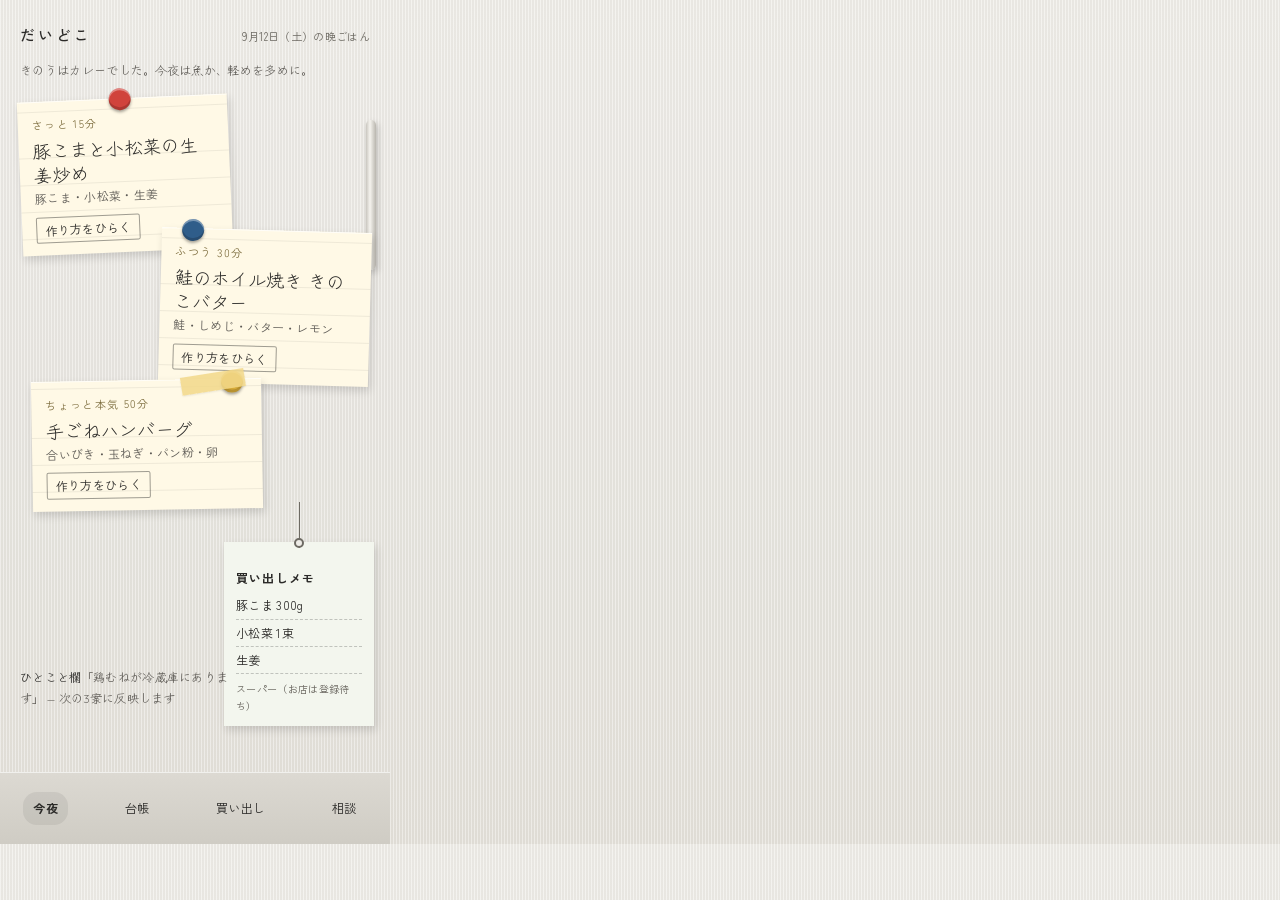
<file: design/a-fridge.html>
<!doctype html><html lang="ja"><head><meta charset="utf-8"><meta name="viewport" content="width=device-width,initial-scale=1">
<title>だいどこ — A 冷蔵庫のドア</title>
<link href="https://fonts.googleapis.com/css2?family=Zen+Kurenaido&family=Zen+Kaku+Gothic+New:wght@400;500;700&display=swap" rel="stylesheet">
<style>
:root{--steel:#eeece7;--steel2:#e3e0d9;--memo:#fff9e6;--memo2:#f3f6ee;--ink:#2b2a28;--mag-r:#d0433c;--mag-b:#2f5d8a;--mag-y:#e0b23a;--tape:rgba(242,217,138,.85)}
*{box-sizing:border-box}html,body{margin:0}
body{width:390px;min-height:844px;font-family:"Zen Kaku Gothic New","Hiragino Kaku Gothic ProN",Meiryo,sans-serif;color:var(--ink);letter-spacing:.02em;line-height:1.7;
 background:
  repeating-linear-gradient(90deg,rgba(255,255,255,.35) 0 1px,rgba(0,0,0,.02) 1px 3px),
  linear-gradient(180deg,var(--steel),var(--steel2));position:relative;overflow:hidden}
.hand{font-family:"Zen Kurenaido","Zen Kaku Gothic New",sans-serif}
header{padding:22px 20px 6px;display:flex;align-items:baseline;justify-content:space-between}
header h1{font-size:15px;font-weight:500;margin:0;letter-spacing:.2em}
header small{font-size:11px;color:#6d6a63}
.note{margin:6px 20px 0;font-size:12px;color:#5c5954}
.board{position:relative;height:640px}
.memo{position:absolute;background:var(--memo);width:210px;padding:14px 14px 12px;box-shadow:0 1px 0 rgba(255,255,255,.7) inset,2px 4px 8px rgba(0,0,0,.14);
 background-image:repeating-linear-gradient(180deg,transparent 0 26px,rgba(43,42,40,.08) 26px 27px);background-position:0 30px}
.memo h2{font-size:18px;margin:0 0 2px;font-weight:400;line-height:1.35}
.memo .t{font-size:11px;letter-spacing:.12em;color:#7a6a3a;margin-bottom:4px}
.memo .ing{font-size:12px;color:#5c5954}
.memo .go{margin-top:8px;font-size:12px;border:1px solid rgba(43,42,40,.45);border-radius:2px;padding:2px 8px;display:inline-block}
.mag{position:absolute;width:22px;height:22px;border-radius:50%;box-shadow:0 2px 3px rgba(0,0,0,.35),inset 0 -3px 0 rgba(0,0,0,.18),inset 0 2px 0 rgba(255,255,255,.35)}
.m1{left:20px;top:18px;transform:rotate(-2.5deg)}.m1 .mag{background:var(--mag-r);left:92px;top:-10px}
.m2{left:160px;top:150px;transform:rotate(1.6deg)}.m2 .mag{background:var(--mag-b);left:20px;top:-9px}
.m3{left:32px;top:300px;transform:rotate(-1deg);width:230px}.m3 .mag{background:var(--mag-y);left:190px;top:-8px}
.tape{position:absolute;width:64px;height:18px;background:var(--tape);transform:rotate(-8deg);left:150px;top:-6px;box-shadow:0 1px 2px rgba(0,0,0,.08)}
.pad{position:absolute;right:16px;top:462px;width:150px;background:var(--memo2);padding:26px 12px 12px;box-shadow:2px 4px 8px rgba(0,0,0,.14);font-size:12px}
.pad:before{content:"";position:absolute;left:50%;top:-40px;width:1px;height:46px;background:#6d6a63}
.pad .ring{position:absolute;left:50%;top:-4px;width:10px;height:10px;border:2px solid #6d6a63;border-radius:50%;transform:translateX(-50%);background:var(--steel)}
.pad h3{margin:0 0 4px;font-size:12px;font-weight:700;letter-spacing:.1em}
.pad li{list-style:none;padding:3px 0;border-bottom:1px dashed rgba(43,42,40,.25)}
.pad ul{margin:0;padding:0}.pad .shop{font-size:10px;color:#6d6a63;margin-top:6px}
.say{position:absolute;left:20px;bottom:0;width:230px;font-size:12px;color:#5c5954}
.say b{font-weight:500;color:var(--ink)}
nav{position:absolute;left:0;right:0;bottom:0;height:72px;background:linear-gradient(180deg,#dcd9d2,#cfccc4);border-top:1px solid rgba(255,255,255,.7);display:flex;align-items:center;justify-content:space-around;font-size:12px}
nav span{padding:6px 10px;border-radius:14px}nav .on{background:rgba(43,42,40,.08);font-weight:700}
.handle{position:absolute;right:14px;top:120px;width:10px;height:150px;border-radius:5px;background:linear-gradient(90deg,#c9c6bf,#f5f3ee 40%,#b9b6ae);box-shadow:2px 3px 6px rgba(0,0,0,.18)}
.sample{position:absolute;left:20px;top:820px;font-size:9px;color:#8c8880}
</style></head><body>
<header><h1>だいどこ</h1><small>9月12日（土）の晩ごはん</small></header>
<p class="note hand">きのうはカレーでした。今夜は魚か、軽めを多めに。</p>
<div class="handle"></div>
<section class="board">
 <div class="memo m1"><span class="mag"></span><div class="t">さっと 15分</div><h2 class="hand">豚こまと小松菜の生姜炒め</h2><div class="ing">豚こま・小松菜・生姜</div><span class="go">作り方をひらく</span></div>
 <div class="memo m2"><span class="mag"></span><div class="t">ふつう 30分</div><h2 class="hand">鮭のホイル焼き きのこバター</h2><div class="ing">鮭・しめじ・バター・レモン</div><span class="go">作り方をひらく</span></div>
 <div class="memo m3"><span class="mag"></span><span class="tape"></span><div class="t">ちょっと本気 50分</div><h2 class="hand">手ごねハンバーグ</h2><div class="ing">合いびき・玉ねぎ・パン粉・卵</div><span class="go">作り方をひらく</span></div>
 <div class="pad"><span class="ring"></span><h3>買い出しメモ</h3><ul><li>豚こま 300g</li><li>小松菜 1束</li><li>生姜</li></ul><div class="shop">スーパー（お店は登録待ち）</div></div>
 <p class="say hand"><b>ひとこと欄</b>「鶏むねが冷蔵庫にあります」 — 次の3案に反映します</p>
</section>
<span class="sample">表示はサンプル（店名・献立は仮）</span>
<nav><span class="on">今夜</span><span>台帳</span><span>買い出し</span><span>相談</span></nav>
</body></html>
</file>
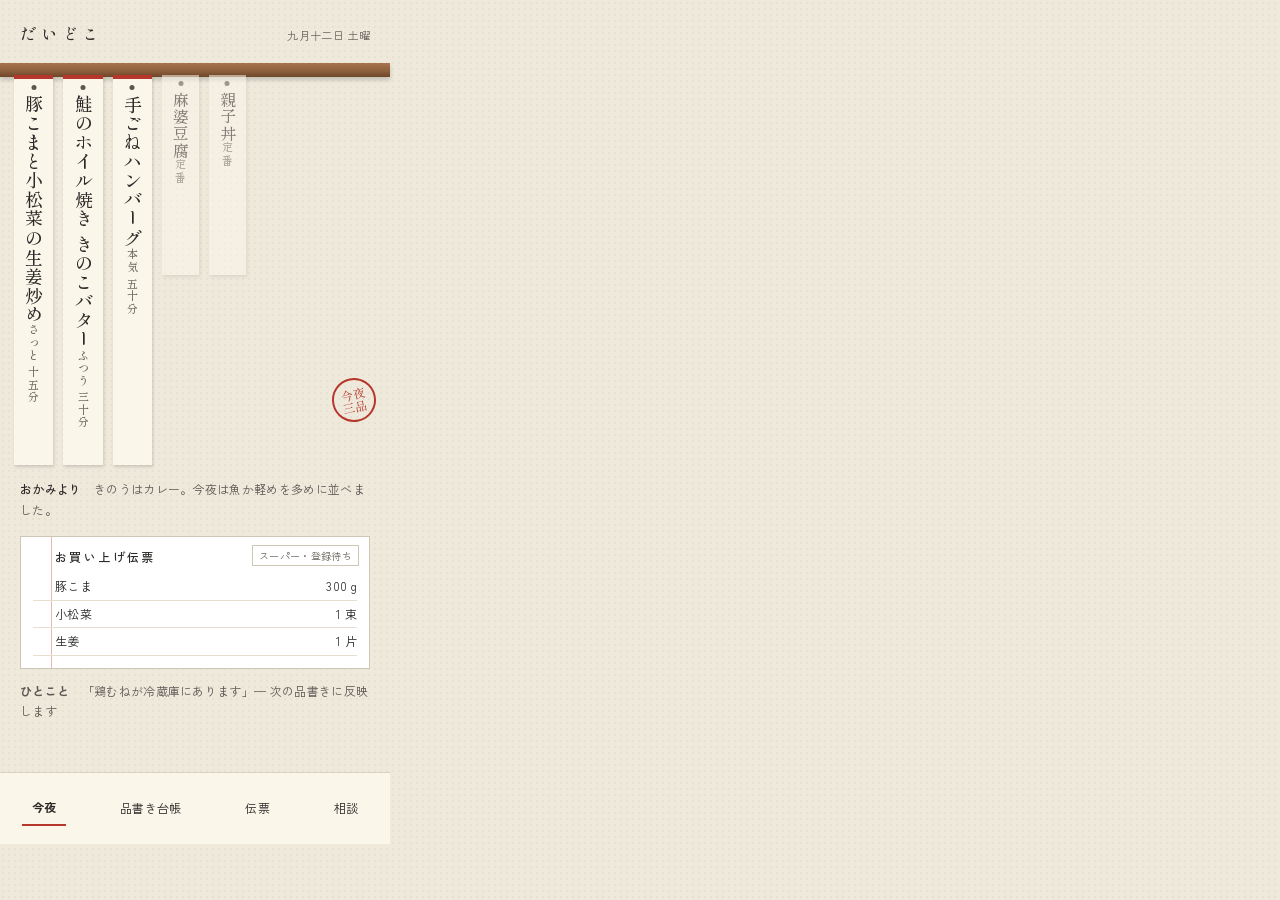
<file: design/b-shokudo.html>
﻿<!doctype html><html lang="ja"><head><meta charset="utf-8"><meta name="viewport" content="width=device-width,initial-scale=1">
<title>だいどこ — B 食堂の品書き</title>
<link href="https://fonts.googleapis.com/css2?family=Shippori+Mincho:wght@500;700&family=Zen+Kaku+Gothic+New:wght@400;500;700&display=swap" rel="stylesheet">
<style>
:root{--wall:#efe9dc;--wood:#8b5e3c;--wood2:#6e4629;--cream:#fbf6ea;--ink:#2b2a28;--shu:#b7362b}
*{box-sizing:border-box}html,body{margin:0}
body{width:390px;min-height:844px;font-family:"Zen Kaku Gothic New","Hiragino Kaku Gothic ProN",Meiryo,sans-serif;color:var(--ink);letter-spacing:.02em;line-height:1.7;background:var(--wall);position:relative;overflow:hidden;
 background-image:radial-gradient(rgba(0,0,0,.035) 1px,transparent 1px);background-size:6px 6px}
.min{font-family:"Shippori Mincho","Hiragino Mincho ProN","Yu Mincho",serif}
header{padding:20px 20px 8px;display:flex;justify-content:space-between;align-items:baseline}
header h1{margin:0;font-size:16px;font-weight:500;letter-spacing:.3em}
header small{font-size:11px;color:#6d6a63}
.rail{margin:8px 0 0;height:14px;background:linear-gradient(180deg,#a8744d,var(--wood) 60%,var(--wood2));box-shadow:0 3px 4px rgba(0,0,0,.18)}
.wallrow{display:flex;gap:10px;padding:0 14px;align-items:flex-start}
.tan{background:var(--cream);writing-mode:vertical-rl;text-orientation:mixed;padding:16px 8px 14px;box-shadow:1px 2px 3px rgba(0,0,0,.15);position:relative;margin-top:-2px;height:390px;font-size:18px;line-height:1.3;letter-spacing:.06em;font-weight:500}
.tan:before{content:"";position:absolute;top:6px;left:50%;width:5px;height:5px;border-radius:50%;background:#5a5650;transform:translateX(-50%)}
.tan small{font-size:11px;letter-spacing:.14em;color:#6d6a63;margin-left:8px}
.tan.tonight{border-top:4px solid var(--shu)}
.tan.dim{opacity:.55;height:200px;font-size:16px}
.seal{position:absolute;right:-6px;bottom:6px;width:34px;height:34px;border:2px solid var(--shu);color:var(--shu);border-radius:50%;font-size:11px;line-height:1.1;display:flex;align-items:center;justify-content:center;transform:rotate(-12deg);writing-mode:horizontal-tb}
.lead{margin:14px 20px 0;font-size:12px;color:#5c5954}
.lead b{font-weight:500;color:var(--ink)}
.slip{margin:16px 20px 0;background:#fff;border:1px solid #cfc7b6;padding:10px 12px 12px;position:relative;font-size:12px;
 background-image:linear-gradient(90deg,transparent 30px,rgba(183,54,43,.35) 30px,rgba(183,54,43,.35) 31px,transparent 31px)}
.slip h3{margin:0 0 6px;font-size:12px;font-weight:500;letter-spacing:.2em;padding-left:22px}
.slip table{border-collapse:collapse;width:100%}
.slip td{padding:3px 0 3px 22px;border-bottom:1px solid #e6dfd0}.slip td.n{text-align:right;padding-left:0;font-variant-numeric:tabular-nums}
.slip .shop{position:absolute;right:10px;top:8px;font-size:10px;color:#6d6a63;border:1px solid #cfc7b6;padding:1px 6px}
.hint{margin:12px 20px 0;font-size:12px;color:#5c5954}
nav{position:absolute;left:0;right:0;bottom:0;height:72px;background:var(--cream);border-top:1px solid #d9d1c1;display:flex;align-items:center;justify-content:space-around;font-size:12px}
nav span{padding:6px 10px}nav .on{border-bottom:2px solid var(--shu);font-weight:700}
.sample{position:absolute;left:20px;top:820px;font-size:9px;color:#8c8880}
</style></head><body>
<header><h1 class="min">だいどこ</h1><small>九月十二日 土曜</small></header>
<div class="rail"></div><div style="position:absolute;right:14px;top:378px;width:44px;height:44px;border:2px solid #b7362b;color:#b7362b;border-radius:50%;font-size:12px;line-height:1.1;display:flex;align-items:center;justify-content:center;transform:rotate(-12deg);font-family:Shippori Mincho,serif">今夜<br>三品</div>
<div class="wallrow">
 <div class="tan min tonight">豚こまと小松菜の生姜炒め<small>さっと 十五分</small></div>
 <div class="tan min tonight">鮭のホイル焼き きのこバター<small>ふつう 三十分</small></div>
 <div class="tan min tonight">手ごねハンバーグ<small>本気 五十分</small></div>
 <div class="tan min dim">麻婆豆腐<small>定番</small></div>
 <div class="tan min dim">親子丼<small>定番</small></div>
</div>
<p class="lead"><b>おかみより</b>　きのうはカレー。今夜は魚か軽めを多めに並べました。</p>
<div class="slip"><span class="shop">スーパー・登録待ち</span><h3>お買い上げ伝票</h3><table><tr><td>豚こま</td><td class="n">300 g</td></tr><tr><td>小松菜</td><td class="n">1 束</td></tr><tr><td>生姜</td><td class="n">1 片</td></tr></table></div>
<p class="hint"><b>ひとこと</b>　「鶏むねが冷蔵庫にあります」— 次の品書きに反映します</p>
<span class="sample">表示はサンプル（店名・献立は仮）</span>
<nav><span class="on">今夜</span><span>品書き台帳</span><span>伝票</span><span>相談</span></nav>
</body></html>
</file>
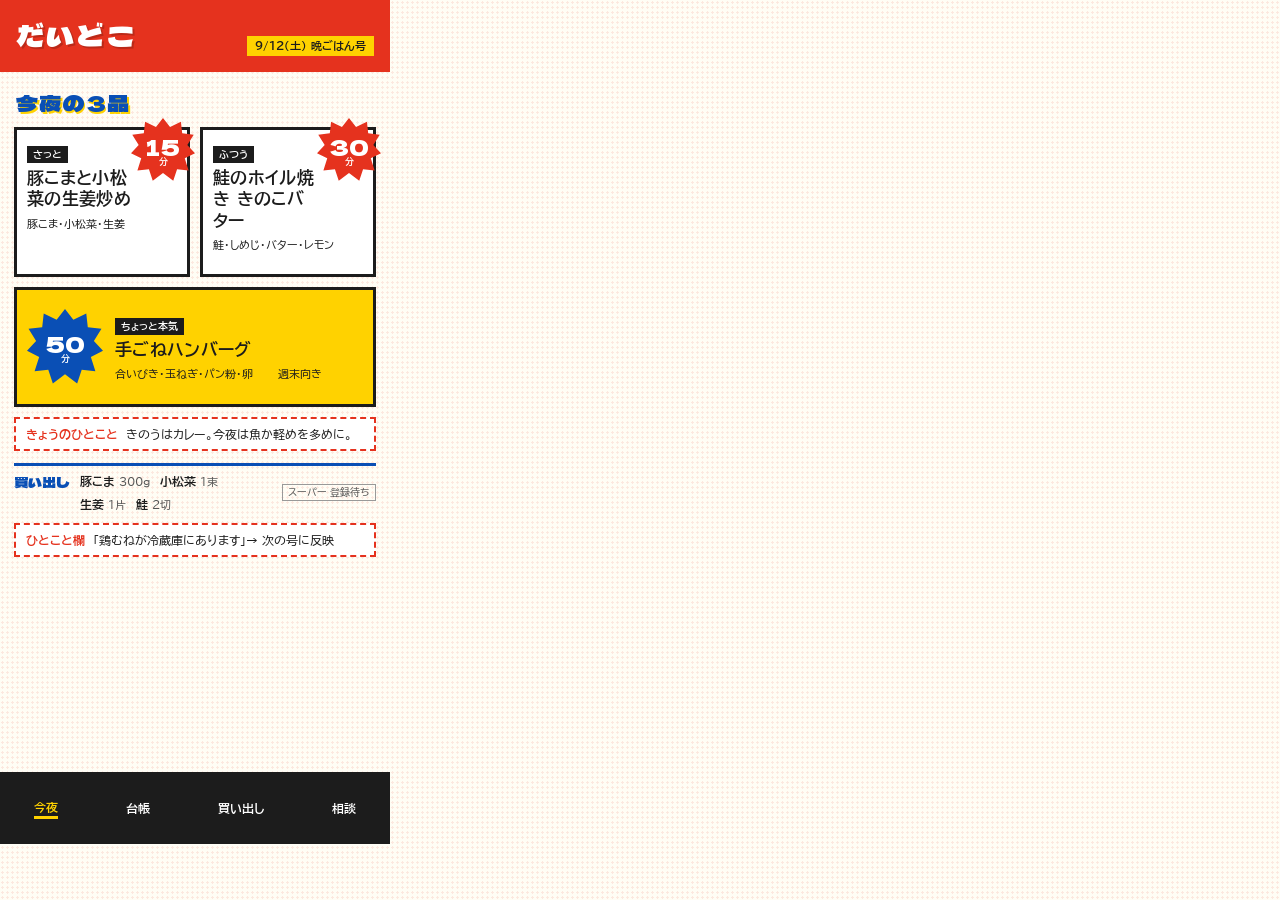
<file: design/c-chirashi.html>
﻿<!doctype html><html lang="ja"><head><meta charset="utf-8"><meta name="viewport" content="width=device-width,initial-scale=1">
<title>だいどこ — C スーパーのチラシ</title>
<link href="https://fonts.googleapis.com/css2?family=Dela+Gothic+One&family=BIZ+UDPGothic:wght@400;700&display=swap" rel="stylesheet">
<style>
:root{--paper:#fffdf5;--red:#e5321e;--yel:#ffd200;--blu:#0a4fb5;--ink:#1c1c1c}
*{box-sizing:border-box}html,body{margin:0}
body{width:390px;min-height:844px;font-family:"BIZ UDPGothic","Hiragino Kaku Gothic ProN",Meiryo,sans-serif;color:var(--ink);line-height:1.5;background:var(--paper);position:relative;overflow:hidden;
 background-image:radial-gradient(rgba(229,50,30,.10) 1.2px,transparent 1.3px);background-size:5px 5px}
.dela{font-family:"Dela Gothic One","BIZ UDPGothic",sans-serif;font-weight:400}
.masthead{background:var(--red);color:#fff;padding:14px 16px 10px;display:flex;justify-content:space-between;align-items:flex-end;position:relative}
.masthead h1{margin:0;font-size:28px;letter-spacing:.08em;text-shadow:2px 2px 0 rgba(0,0,0,.18)}
.masthead .date{font-size:11px;font-weight:700;background:var(--yel);color:var(--ink);padding:2px 8px}
.slant{height:14px;background:linear-gradient(180deg,var(--red) 0,var(--red) 40%,transparent 40%)}
.h2{margin:6px 16px 0;font-size:22px;letter-spacing:.06em;color:var(--blu);text-shadow:1.5px 1.5px 0 var(--yel)}
.grid{display:grid;grid-template-columns:1fr 1fr;gap:10px;padding:8px 14px 0}
.item{border:3px solid var(--ink);background:#fff;padding:10px 10px 10px;position:relative;min-height:150px}
.item.big{grid-column:1/3;display:flex;gap:12px;align-items:center;min-height:120px;background:var(--yel)}
.item h3{margin:0;padding-right:44px;font-size:17px;line-height:1.25;letter-spacing:.02em}
.item .ing{font-size:11px;margin-top:6px}
.burst{position:absolute;right:-8px;top:-12px;width:64px;height:64px;background:var(--red);color:#fff;display:flex;align-items:center;justify-content:center;flex-direction:column;line-height:1;
 clip-path:polygon(50% 0,61% 14%,78% 6%,80% 24%,98% 26%,88% 42%,100% 55%,84% 63%,90% 82%,72% 80%,66% 98%,50% 86%,34% 98%,28% 80%,10% 82%,16% 63%,0 55%,12% 42%,2% 26%,20% 24%,22% 6%,39% 14%)}
.burst b{font-size:22px}.burst small{font-size:9px;font-weight:700}
.item.big h3{padding-right:0}.item.big .burst{position:static;flex:0 0 76px;width:76px;height:76px;background:var(--blu)}
.tag{display:inline-block;background:var(--ink);color:#fff;font-size:10px;font-weight:700;padding:1px 6px;margin-bottom:4px}
.shop{margin:12px 14px 0;border-top:3px solid var(--blu);padding-top:6px;display:flex;gap:10px;align-items:flex-start}
.shop h4{margin:0;font-size:14px;color:var(--blu);white-space:nowrap}
.shop ul{margin:0;padding:0;list-style:none;font-size:12px;display:flex;flex-wrap:wrap;gap:4px 10px}
.shop li{font-weight:700}.shop li span{font-weight:400;color:#555;font-size:11px}
.shop .w{font-size:10px;color:#555;margin-left:auto;white-space:nowrap;border:1px solid #999;padding:0 5px;align-self:center}
.memo{margin:10px 14px 0;font-size:12px;background:#fff;border:2px dashed var(--red);padding:6px 10px}
.memo b{color:var(--red)}
nav{position:absolute;left:0;right:0;bottom:0;height:72px;background:var(--ink);color:#fff;display:flex;align-items:center;justify-content:space-around;font-size:12px;font-weight:700}
nav .on{color:var(--yel);border-bottom:3px solid var(--yel)}
.sample{position:absolute;left:14px;top:822px;font-size:9px;color:#777}
</style></head><body>
<div class="masthead"><h1 class="dela">だいどこ</h1><span class="date">9/12（土） 晩ごはん号</span></div>
<div class="slant"></div>
<h2 class="h2 dela">今夜の3品</h2>
<div class="grid">
 <div class="item"><span class="tag">さっと</span><h3>豚こまと小松菜の生姜炒め</h3><div class="ing">豚こま・小松菜・生姜</div><div class="burst"><b class="dela">15</b><small>分</small></div></div>
 <div class="item"><span class="tag">ふつう</span><h3>鮭のホイル焼き きのこバター</h3><div class="ing">鮭・しめじ・バター・レモン</div><div class="burst"><b class="dela">30</b><small>分</small></div></div>
 <div class="item big"><div class="burst"><b class="dela">50</b><small>分</small></div><div><span class="tag">ちょっと本気</span><h3>手ごねハンバーグ</h3><div class="ing">合いびき・玉ねぎ・パン粉・卵　—　週末向き</div></div></div>
</div>
<div class="memo"><b>きょうのひとこと</b>　きのうはカレー。今夜は魚か軽めを多めに。</div>
<div class="shop"><h4 class="dela">買い出し</h4><ul><li>豚こま <span>300g</span></li><li>小松菜 <span>1束</span></li><li>生姜 <span>1片</span></li><li>鮭 <span>2切</span></li></ul><span class="w">スーパー 登録待ち</span></div>
<div class="memo"><b>ひとこと欄</b>　「鶏むねが冷蔵庫にあります」→ 次の号に反映</div>
<span class="sample">表示はサンプル（店名・献立は仮）</span>
<nav><span class="on">今夜</span><span>台帳</span><span>買い出し</span><span>相談</span></nav>
</body></html>
</file>
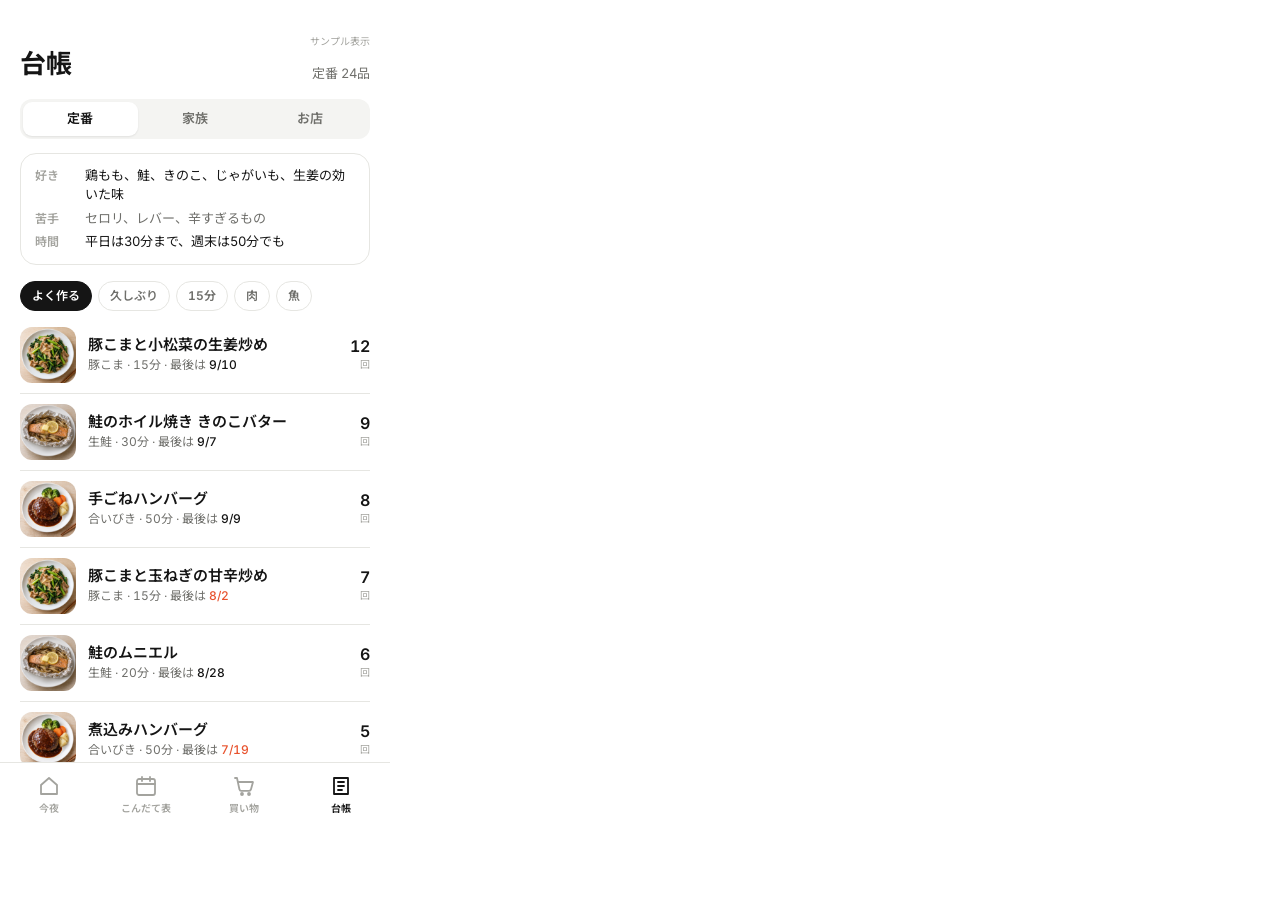
<file: design/d-book.html>
<!doctype html><html lang="ja"><head><meta charset="utf-8"><meta name="viewport" content="width=device-width,initial-scale=1">
<title>だいどこ — 台帳</title>
<link href="https://fonts.googleapis.com/css2?family=Inter:wght@400;500;600;700&family=Noto+Sans+JP:wght@400;500;700&display=swap" rel="stylesheet">
<style>
:root{--bg:#fff;--sur:#f4f4f2;--line:#e6e6e2;--ink:#151515;--sub:#6f6f6b;--mute:#a3a39e;--acc:#e8532e;--acc-soft:#fdeee9}
*{box-sizing:border-box}html,body{margin:0}
body{width:390px;min-height:844px;background:var(--bg);color:var(--ink);font-family:Inter,"Noto Sans JP","Hiragino Sans","Hiragino Kaku Gothic ProN",Meiryo,sans-serif;font-feature-settings:"tnum";line-height:1.5;position:relative;overflow:hidden;-webkit-font-smoothing:antialiased}
.top{padding:44px 20px 0;display:flex;justify-content:space-between;align-items:flex-end}
h1{margin:0;font-size:26px;font-weight:700;letter-spacing:-.01em}
.top .sub{font-size:13px;color:var(--sub)}
.seg{margin:16px 20px 0;display:flex;background:var(--sur);border-radius:12px;padding:3px}
.seg span{flex:1;text-align:center;font-size:13px;font-weight:600;padding:7px 0;border-radius:9px;color:var(--sub)}
.seg .on{background:#fff;color:var(--ink);box-shadow:0 1px 2px rgba(0,0,0,.08)}
.fam{margin:14px 20px 0;border:1px solid var(--line);border-radius:16px;padding:12px 14px}
.fam .r{display:flex;gap:10px;font-size:13px;line-height:1.5}
.fam .r+.r{margin-top:4px}
.fam .k{flex:0 0 40px;color:var(--mute);font-weight:600;font-size:12px;padding-top:1px}
.fam .v{color:var(--ink)}
.fam .v.no{color:var(--sub)}
.sort{display:flex;gap:6px;margin:16px 20px 0}
.sort span{font-size:12px;font-weight:600;padding:5px 11px;border-radius:999px;border:1px solid var(--line);color:var(--sub)}
.sort .on{background:var(--ink);border-color:var(--ink);color:#fff}
.list{margin:6px 20px 0}
.it{display:flex;gap:12px;padding:10px 0;border-bottom:1px solid var(--line);align-items:center}
.it img{flex:0 0 56px;width:56px;height:56px;border-radius:12px;object-fit:cover;background:var(--sur)}
.it .b{flex:1;min-width:0}
.it h4{margin:0;font-size:15px;font-weight:600;line-height:1.3;white-space:nowrap;overflow:hidden;text-overflow:ellipsis}
.it .m{font-size:12px;color:var(--sub);margin-top:2px}
.it .m b{font-weight:500;color:var(--ink)}
.it .cnt{text-align:right;flex:0 0 44px}
.it .cnt .n{font-size:16px;font-weight:600;line-height:1.2}
.it .cnt .l{font-size:10px;color:var(--mute)}
.it.old .m b{color:var(--acc)}
.tab{position:absolute;left:0;right:0;bottom:0;height:82px;padding-bottom:18px;border-top:1px solid var(--line);background:#fff;display:flex;justify-content:space-around;align-items:center}
.tab div{display:flex;flex-direction:column;align-items:center;gap:3px;font-size:10px;font-weight:600;color:var(--mute);width:64px}
.tab div.on{color:var(--ink)}
.tab svg{width:24px;height:24px;stroke:currentColor;fill:none;stroke-width:1.8;stroke-linecap:round;stroke-linejoin:round}
.sample{position:absolute;right:20px;top:34px;font-size:10px;color:var(--mute)}
</style></head><body>
<span class="sample">サンプル表示</span>
<div class="top"><h1>台帳</h1><span class="sub">定番 24品</span></div>
<div class="seg"><span class="on">定番</span><span>家族</span><span>お店</span></div>
<div class="fam">
 <div class="r"><span class="k">好き</span><span class="v">鶏もも、鮭、きのこ、じゃがいも、生姜の効いた味</span></div>
 <div class="r"><span class="k">苦手</span><span class="v no">セロリ、レバー、辛すぎるもの</span></div>
 <div class="r"><span class="k">時間</span><span class="v">平日は30分まで、週末は50分でも</span></div>
</div>
<div class="sort"><span class="on">よく作る</span><span>久しぶり</span><span>15分</span><span>肉</span><span>魚</span></div>
<div class="list">
 <div class="it"><img src="photo-pork.png" alt=""><div class="b"><h4>豚こまと小松菜の生姜炒め</h4><div class="m">豚こま · 15分 · 最後は <b>9/10</b></div></div><div class="cnt"><div class="n">12</div><div class="l">回</div></div></div>
 <div class="it"><img src="photo-salmon.png" alt=""><div class="b"><h4>鮭のホイル焼き きのこバター</h4><div class="m">生鮭 · 30分 · 最後は <b>9/7</b></div></div><div class="cnt"><div class="n">9</div><div class="l">回</div></div></div>
 <div class="it"><img src="photo-hamburg.png" alt=""><div class="b"><h4>手ごねハンバーグ</h4><div class="m">合いびき · 50分 · 最後は <b>9/9</b></div></div><div class="cnt"><div class="n">8</div><div class="l">回</div></div></div>
 <div class="it old"><img src="photo-pork.png" alt=""><div class="b"><h4>豚こまと玉ねぎの甘辛炒め</h4><div class="m">豚こま · 15分 · 最後は <b>8/2</b></div></div><div class="cnt"><div class="n">7</div><div class="l">回</div></div></div>
 <div class="it"><img src="photo-salmon.png" alt=""><div class="b"><h4>鮭のムニエル</h4><div class="m">生鮭 · 20分 · 最後は <b>8/28</b></div></div><div class="cnt"><div class="n">6</div><div class="l">回</div></div></div>
 <div class="it old"><img src="photo-hamburg.png" alt=""><div class="b"><h4>煮込みハンバーグ</h4><div class="m">合いびき · 50分 · 最後は <b>7/19</b></div></div><div class="cnt"><div class="n">5</div><div class="l">回</div></div></div>
</div>
<nav class="tab">
 <div><svg viewBox="0 0 24 24"><path d="M4 11l8-7 8 7v9H4z"/></svg>今夜</div>
 <div><svg viewBox="0 0 24 24"><rect x="3" y="5" width="18" height="16" rx="2"/><path d="M3 10h18M8 3v4M16 3v4"/></svg>こんだて表</div>
 <div><svg viewBox="0 0 24 24"><path d="M3 4h2l2.4 11.2a2 2 0 0 0 2 1.6h7.6a2 2 0 0 0 2-1.5L21 8H6.2"/><circle cx="10" cy="20" r="1"/><circle cx="17" cy="20" r="1"/></svg>買い物</div>
 <div class="on"><svg viewBox="0 0 24 24"><path d="M5 4h14v16H5z"/><path d="M9 8h6M9 12h6M9 16h4"/></svg>台帳</div>
</nav>
</body></html>
</file>
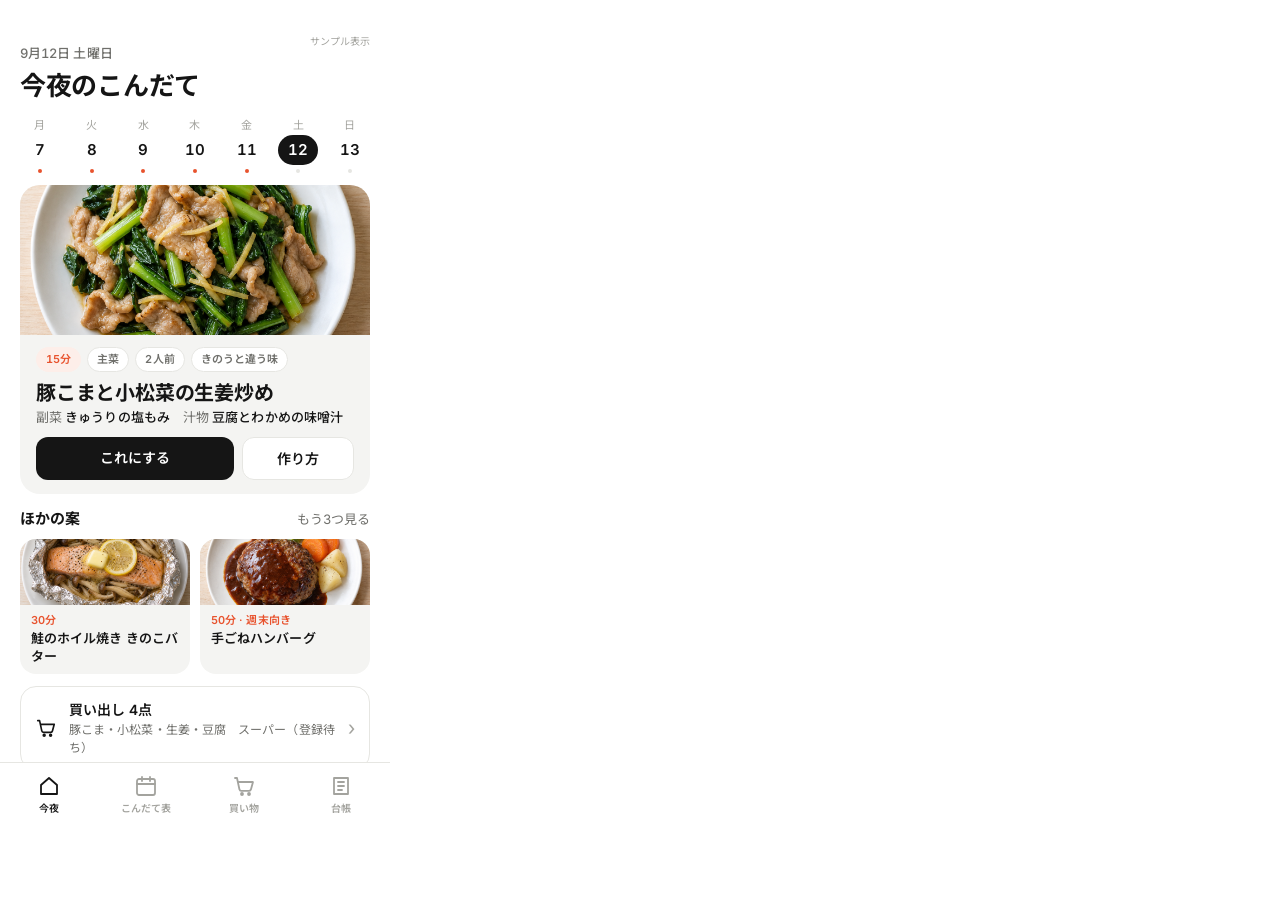
<file: design/d-home.html>
﻿<!doctype html><html lang="ja"><head><meta charset="utf-8"><meta name="viewport" content="width=device-width,initial-scale=1">
<title>だいどこ — 今夜</title>
<link href="https://fonts.googleapis.com/css2?family=Inter:wght@400;500;600;700&family=Noto+Sans+JP:wght@400;500;700&display=swap" rel="stylesheet">
<style>
:root{--bg:#fff;--sur:#f4f4f2;--line:#e6e6e2;--ink:#151515;--sub:#6f6f6b;--mute:#a3a39e;--acc:#e8532e;--acc-soft:#fdeee9}
*{box-sizing:border-box}html,body{margin:0}
body{width:390px;min-height:844px;background:var(--bg);color:var(--ink);font-family:Inter,"Noto Sans JP","Hiragino Sans","Hiragino Kaku Gothic ProN",Meiryo,sans-serif;font-feature-settings:"tnum";letter-spacing:.005em;line-height:1.5;position:relative;overflow:hidden;-webkit-font-smoothing:antialiased}
.top{padding:44px 20px 0}
.date{font-size:13px;color:var(--sub);font-weight:500}
h1{margin:2px 0 0;font-size:26px;font-weight:700;letter-spacing:-.01em}
.week{display:flex;justify-content:space-between;margin:12px 20px 0}
.day{width:40px;text-align:center;font-size:11px;color:var(--mute)}
.day b{display:block;font-size:15px;font-weight:600;color:var(--ink);margin-top:2px;line-height:30px;height:30px;border-radius:15px}
.day i{display:block;width:4px;height:4px;border-radius:2px;background:var(--line);margin:4px auto 0}
.day.on b{background:var(--ink);color:#fff}.day.done i{background:var(--acc)}
.hero{margin:12px 20px 0;border-radius:20px;overflow:hidden;background:var(--sur);position:relative}
.hero img{display:block;width:100%;height:150px;object-fit:cover}
.hero .body{padding:12px 16px 14px}
.chips{display:flex;gap:6px;flex-wrap:wrap}
.chip{font-size:11px;font-weight:600;padding:3px 9px;border-radius:999px;background:#fff;border:1px solid var(--line);color:var(--sub)}
.chip.acc{background:var(--acc-soft);border-color:transparent;color:var(--acc)}
.hero h2{margin:8px 0 2px;font-size:20px;font-weight:700;line-height:1.3;letter-spacing:-.01em}
.hero .set{font-size:13px;color:var(--sub)}
.hero .set b{color:var(--ink);font-weight:500}
.row{display:flex;gap:8px;margin-top:10px}
.btn{flex:1;text-align:center;font-size:14px;font-weight:600;padding:10px 0;border-radius:12px;background:var(--ink);color:#fff}
.btn.ghost{background:#fff;color:var(--ink);border:1px solid var(--line);flex:0 0 112px}
.sec{display:flex;justify-content:space-between;align-items:baseline;margin:14px 20px 8px}
.sec h3{margin:0;font-size:15px;font-weight:700}.sec a{font-size:13px;color:var(--sub)}
.alts{display:flex;gap:10px;padding:0 20px}
.alt{flex:1;border-radius:16px;overflow:hidden;background:var(--sur)}
.alt img{display:block;width:100%;height:66px;object-fit:cover}
.alt .b{padding:7px 11px 9px}
.alt .t{font-size:11px;font-weight:600;color:var(--acc)}
.alt h4{margin:2px 0 0;font-size:13px;font-weight:600;line-height:1.35}
.shop{margin:12px 20px 0;border:1px solid var(--line);border-radius:16px;padding:12px 14px;display:flex;align-items:center;gap:12px}
.shop svg{flex:0 0 22px}
.shop .k{font-size:14px;font-weight:600}.shop .v{font-size:12px;color:var(--sub);margin-top:1px}
.shop .chev{margin-left:auto;color:var(--mute);font-size:20px}
.note{margin:10px 20px 0;display:flex;align-items:center;gap:10px;background:var(--sur);border-radius:999px;padding:11px 16px;font-size:13px;color:var(--mute)}
.note svg{flex:0 0 18px}
.tab{position:absolute;left:0;right:0;bottom:0;height:82px;padding-bottom:18px;border-top:1px solid var(--line);background:#fff;display:flex;justify-content:space-around;align-items:center}
.tab div{display:flex;flex-direction:column;align-items:center;gap:3px;font-size:10px;font-weight:600;color:var(--mute);width:64px}
.tab div.on{color:var(--ink)}
.tab svg{width:24px;height:24px;stroke:currentColor;fill:none;stroke-width:1.8;stroke-linecap:round;stroke-linejoin:round}
.sample{position:absolute;right:20px;top:34px;font-size:10px;color:var(--mute)}
</style></head><body>
<span class="sample">サンプル表示</span>
<div class="top"><div class="date">9月12日 土曜日</div><h1>今夜のこんだて</h1></div>
<div class="week">
 <div class="day done">月<b>7</b><i></i></div><div class="day done">火<b>8</b><i></i></div><div class="day done">水<b>9</b><i></i></div><div class="day done">木<b>10</b><i></i></div><div class="day done">金<b>11</b><i></i></div><div class="day on">土<b>12</b><i></i></div><div class="day">日<b>13</b><i></i></div>
</div>
<div class="hero"><img src="photo-pork.png" alt=""><div class="body">
 <div class="chips"><span class="chip acc">15分</span><span class="chip">主菜</span><span class="chip">2人前</span><span class="chip">きのうと違う味</span></div>
 <h2>豚こまと小松菜の生姜炒め</h2>
 <div class="set">副菜 <b>きゅうりの塩もみ</b>　汁物 <b>豆腐とわかめの味噌汁</b></div>
 <div class="row"><div class="btn">これにする</div><div class="btn ghost">作り方</div></div>
</div></div>
<div class="sec"><h3>ほかの案</h3><a>もう3つ見る</a></div>
<div class="alts">
 <div class="alt"><img src="photo-salmon.png" alt=""><div class="b"><div class="t">30分</div><h4>鮭のホイル焼き きのこバター</h4></div></div>
 <div class="alt"><img src="photo-hamburg.png" alt=""><div class="b"><div class="t">50分 · 週末向き</div><h4>手ごねハンバーグ</h4></div></div>
</div>
<div class="shop"><svg width="22" height="22" viewBox="0 0 24 24" fill="none" stroke="#151515" stroke-width="1.8" stroke-linecap="round" stroke-linejoin="round"><path d="M3 4h2l2.4 11.2a2 2 0 0 0 2 1.6h7.6a2 2 0 0 0 2-1.5L21 8H6.2"/><circle cx="10" cy="20" r="1"/><circle cx="17" cy="20" r="1"/></svg><div><div class="k">買い出し 4点</div><div class="v">豚こま・小松菜・生姜・豆腐　スーパー（登録待ち）</div></div><span class="chev">›</span></div>
<div class="note"><svg width="18" height="18" viewBox="0 0 24 24" fill="none" stroke="#a3a39e" stroke-width="1.8" stroke-linecap="round"><path d="M4 5h16v11H9l-5 4z"/></svg>「鶏むねが余ってる」など、ひとこと残す</div>
<nav class="tab">
 <div class="on"><svg viewBox="0 0 24 24"><path d="M4 11l8-7 8 7v9H4z"/></svg>今夜</div>
 <div><svg viewBox="0 0 24 24"><rect x="3" y="5" width="18" height="16" rx="2"/><path d="M3 10h18M8 3v4M16 3v4"/></svg>こんだて表</div>
 <div><svg viewBox="0 0 24 24"><path d="M3 4h2l2.4 11.2a2 2 0 0 0 2 1.6h7.6a2 2 0 0 0 2-1.5L21 8H6.2"/><circle cx="10" cy="20" r="1"/><circle cx="17" cy="20" r="1"/></svg>買い物</div>
 <div><svg viewBox="0 0 24 24"><path d="M5 4h14v16H5z"/><path d="M9 8h6M9 12h6M9 16h4"/></svg>台帳</div>
</nav>
</body></html>
</file>
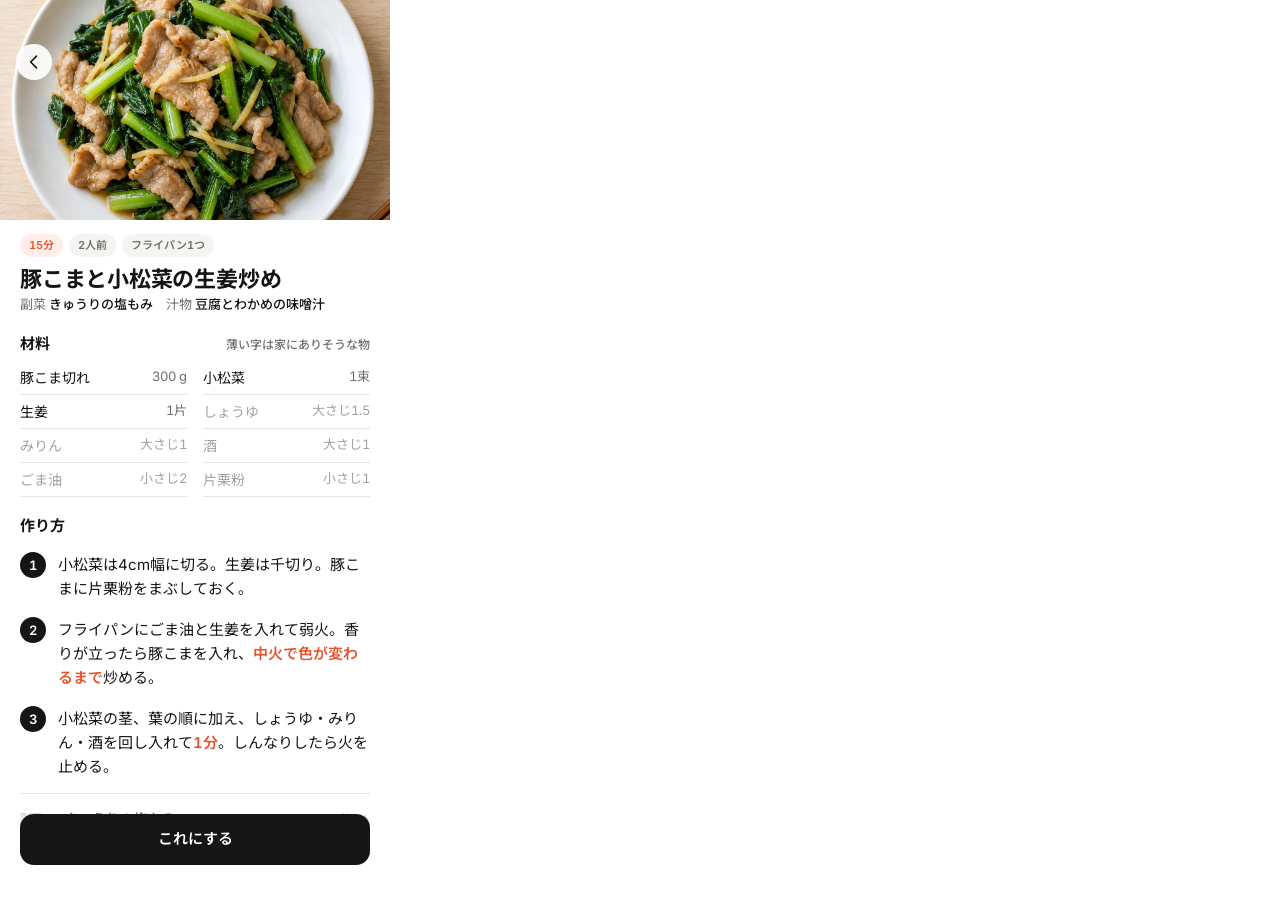
<file: design/d-recipe.html>
<!doctype html><html lang="ja"><head><meta charset="utf-8"><meta name="viewport" content="width=device-width,initial-scale=1">
<title>だいどこ — 作り方</title>
<link href="https://fonts.googleapis.com/css2?family=Inter:wght@400;500;600;700&family=Noto+Sans+JP:wght@400;500;700&display=swap" rel="stylesheet">
<style>
:root{--bg:#fff;--sur:#f4f4f2;--line:#e6e6e2;--ink:#151515;--sub:#6f6f6b;--mute:#a3a39e;--acc:#e8532e;--acc-soft:#fdeee9}
*{box-sizing:border-box}html,body{margin:0}
body{width:390px;min-height:844px;background:var(--bg);color:var(--ink);font-family:Inter,"Noto Sans JP","Hiragino Sans","Hiragino Kaku Gothic ProN",Meiryo,sans-serif;font-feature-settings:"tnum";line-height:1.5;position:relative;overflow:hidden;-webkit-font-smoothing:antialiased}
.photo{position:relative;height:220px;background:var(--sur)}
.photo img{display:block;width:100%;height:100%;object-fit:cover}
.back{position:absolute;left:16px;top:44px;width:36px;height:36px;border-radius:18px;background:rgba(255,255,255,.92);display:flex;align-items:center;justify-content:center}
.back svg{width:20px;height:20px;stroke:var(--ink);fill:none;stroke-width:2;stroke-linecap:round;stroke-linejoin:round}
.head{padding:14px 20px 0}
.chips{display:flex;gap:6px;flex-wrap:wrap}
.chip{font-size:11px;font-weight:600;padding:3px 9px;border-radius:999px;background:var(--sur);color:var(--sub)}
.chip.acc{background:var(--acc-soft);color:var(--acc)}
h1{margin:8px 0 0;font-size:22px;font-weight:700;line-height:1.3;letter-spacing:-.01em}
.head .set{font-size:13px;color:var(--sub);margin-top:2px}
.head .set b{color:var(--ink);font-weight:500}
.sec{margin:18px 20px 0}
.sec h3{margin:0 0 6px;font-size:15px;font-weight:700;display:flex;justify-content:space-between;align-items:baseline}
.sec h3 span{font-size:12px;font-weight:500;color:var(--sub)}
.ing{display:grid;grid-template-columns:1fr 1fr;column-gap:16px}
.ing div{display:flex;justify-content:space-between;padding:6px 0;border-bottom:1px solid var(--line);font-size:14px}
.ing div span{color:var(--sub);font-size:13px}
.ing div.have{color:var(--mute)}
.ing div.have span{color:var(--mute)}
.step{display:flex;gap:12px;padding:8px 0}
.step .n{flex:0 0 26px;height:26px;border-radius:13px;background:var(--ink);color:#fff;font-size:13px;font-weight:600;text-align:center;line-height:26px}
.step p{margin:0;font-size:15px;line-height:1.6;padding-top:1px}
.step p b{font-weight:600;color:var(--acc)}
.sub{margin:6px 20px 0}
.subr{display:flex;align-items:center;gap:12px;padding:10px 0;border-top:1px solid var(--line)}
.subr .k{font-size:11px;font-weight:600;color:var(--mute);flex:0 0 32px}
.subr .v{font-size:14px;font-weight:600}
.subr .m{font-size:12px;color:var(--sub);margin-left:auto}
.subr .chev{color:var(--mute);font-size:20px}
.bar{position:absolute;left:0;right:0;bottom:0;padding:12px 20px 30px;background:linear-gradient(rgba(255,255,255,0),#fff 30%)}
.bar .btn{text-align:center;font-size:15px;font-weight:600;padding:14px 0;border-radius:14px;background:var(--ink);color:#fff}
.sample{position:absolute;right:20px;top:34px;font-size:10px;color:#fff;text-shadow:0 0 6px rgba(0,0,0,.5)}
</style></head><body>
<span class="sample">サンプル表示</span>
<div class="photo"><img src="photo-pork.png" alt=""><div class="back"><svg viewBox="0 0 24 24"><path d="M15 5l-7 7 7 7"/></svg></div></div>
<div class="head">
 <div class="chips"><span class="chip acc">15分</span><span class="chip">2人前</span><span class="chip">フライパン1つ</span></div>
 <h1>豚こまと小松菜の生姜炒め</h1>
 <div class="set">副菜 <b>きゅうりの塩もみ</b>　汁物 <b>豆腐とわかめの味噌汁</b></div>
</div>
<div class="sec"><h3>材料 <span>薄い字は家にありそうな物</span></h3>
 <div class="ing">
  <div>豚こま切れ<span>300 g</span></div><div>小松菜<span>1束</span></div>
  <div>生姜<span>1片</span></div><div class="have">しょうゆ<span>大さじ1.5</span></div>
  <div class="have">みりん<span>大さじ1</span></div><div class="have">酒<span>大さじ1</span></div>
  <div class="have">ごま油<span>小さじ2</span></div><div class="have">片栗粉<span>小さじ1</span></div>
 </div>
</div>
<div class="sec"><h3>作り方</h3>
 <div class="step"><div class="n">1</div><p>小松菜は4cm幅に切る。生姜は千切り。豚こまに片栗粉をまぶしておく。</p></div>
 <div class="step"><div class="n">2</div><p>フライパンにごま油と生姜を入れて弱火。香りが立ったら豚こまを入れ、<b>中火で色が変わるまで</b>炒める。</p></div>
 <div class="step"><div class="n">3</div><p>小松菜の茎、葉の順に加え、しょうゆ・みりん・酒を回し入れて<b>1分</b>。しんなりしたら火を止める。</p></div>
</div>
<div class="sub">
 <div class="subr"><span class="k">副菜</span><span class="v">きゅうりの塩もみ</span><span class="m">5分</span><span class="chev">›</span></div>
 <div class="subr"><span class="k">汁物</span><span class="v">豆腐とわかめの味噌汁</span><span class="m">10分</span><span class="chev">›</span></div>
</div>
<div class="bar"><div class="btn">これにする</div></div>
</body></html>
</file>
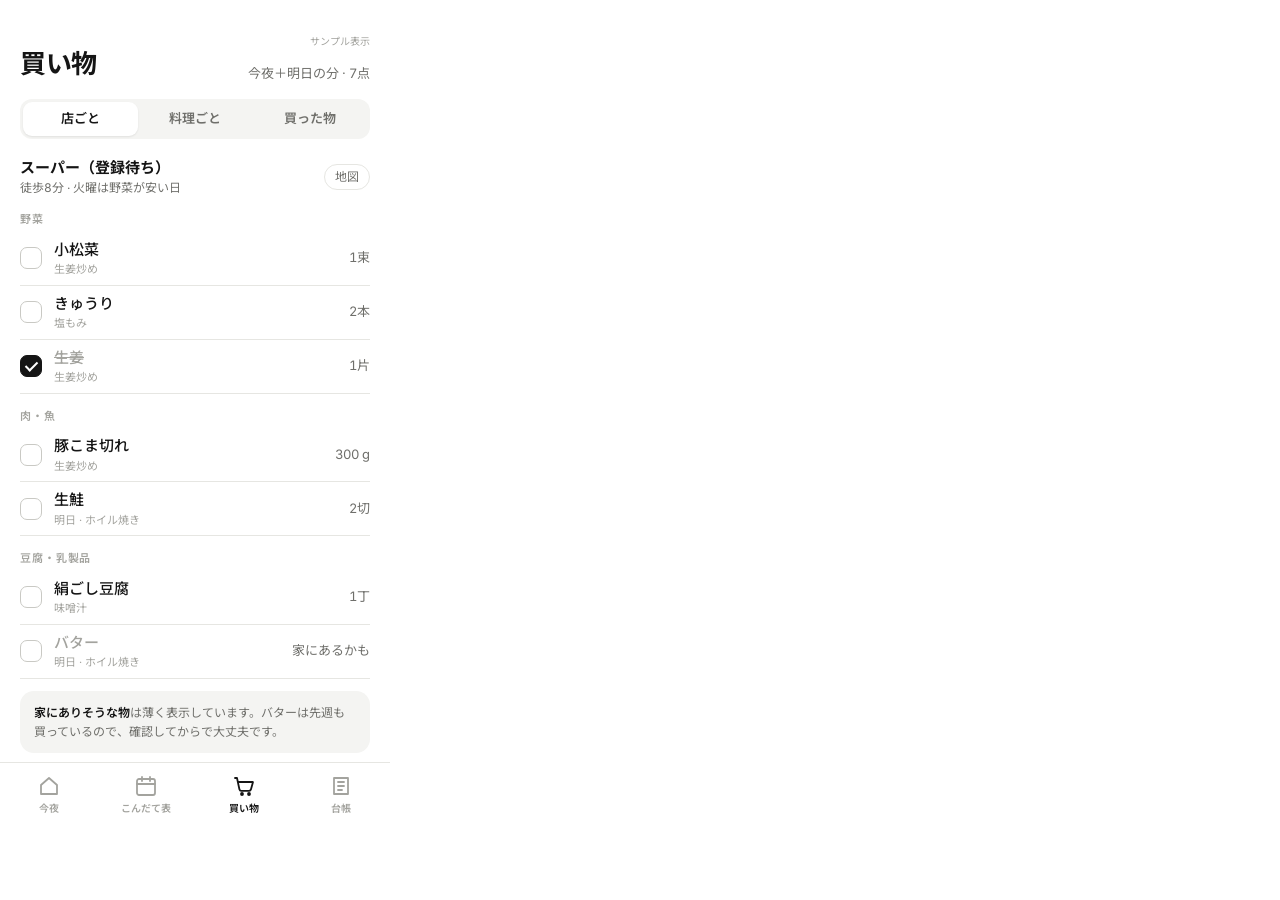
<file: design/d-shop.html>
﻿<!doctype html><html lang="ja"><head><meta charset="utf-8"><meta name="viewport" content="width=device-width,initial-scale=1">
<title>だいどこ — 買い物</title>
<link href="https://fonts.googleapis.com/css2?family=Inter:wght@400;500;600;700&family=Noto+Sans+JP:wght@400;500;700&display=swap" rel="stylesheet">
<style>
:root{--bg:#fff;--sur:#f4f4f2;--line:#e6e6e2;--ink:#151515;--sub:#6f6f6b;--mute:#a3a39e;--acc:#e8532e;--acc-soft:#fdeee9}
*{box-sizing:border-box}html,body{margin:0}
body{width:390px;min-height:844px;background:var(--bg);color:var(--ink);font-family:Inter,"Noto Sans JP","Hiragino Sans","Hiragino Kaku Gothic ProN",Meiryo,sans-serif;font-feature-settings:"tnum";line-height:1.5;position:relative;overflow:hidden;-webkit-font-smoothing:antialiased}
.top{padding:44px 20px 0;display:flex;justify-content:space-between;align-items:flex-end}
h1{margin:0;font-size:26px;font-weight:700;letter-spacing:-.01em}
.top .sub{font-size:13px;color:var(--sub)}
.seg{margin:16px 20px 0;display:flex;background:var(--sur);border-radius:12px;padding:3px}
.seg span{flex:1;text-align:center;font-size:13px;font-weight:600;padding:7px 0;border-radius:9px;color:var(--sub)}
.seg .on{background:#fff;color:var(--ink);box-shadow:0 1px 2px rgba(0,0,0,.08)}
.store{margin:18px 20px 0;display:flex;align-items:center;gap:10px}
.store .name{font-size:15px;font-weight:700}.store .meta{font-size:12px;color:var(--sub)}
.store .pin{margin-left:auto;font-size:12px;color:var(--sub);border:1px solid var(--line);border-radius:999px;padding:3px 10px}
.group{margin:14px 20px 0}
.group h3{margin:0 0 4px;font-size:11px;font-weight:600;color:var(--mute);letter-spacing:.08em}
.item{display:flex;align-items:center;gap:12px;padding:7px 0;border-bottom:1px solid var(--line)}
.box{width:22px;height:22px;border-radius:7px;border:1.6px solid #c9c9c4;flex:0 0 22px}
.box.on{background:var(--ink);border-color:var(--ink);position:relative}
.box.on:after{content:"";position:absolute;left:7px;top:3px;width:5px;height:10px;border:solid #fff;border-width:0 2px 2px 0;transform:rotate(45deg)}
.item .n{font-size:15px;font-weight:500}.item.on .n{color:var(--mute);text-decoration:line-through}
.item .for{font-size:11px;color:var(--mute)}
.item .q{margin-left:auto;font-size:13px;color:var(--sub)}
.item.maybe .n{color:var(--mute)}
.tip{margin:12px 20px 0;background:var(--sur);border-radius:14px;padding:12px 14px;font-size:12px;color:var(--sub);line-height:1.6}
.tip b{color:var(--ink);font-weight:600}
.tab{position:absolute;left:0;right:0;bottom:0;height:82px;padding-bottom:18px;border-top:1px solid var(--line);background:#fff;display:flex;justify-content:space-around;align-items:center}
.tab div{display:flex;flex-direction:column;align-items:center;gap:3px;font-size:10px;font-weight:600;color:var(--mute);width:64px}
.tab div.on{color:var(--ink)}
.tab svg{width:24px;height:24px;stroke:currentColor;fill:none;stroke-width:1.8;stroke-linecap:round;stroke-linejoin:round}
.sample{position:absolute;right:20px;top:34px;font-size:10px;color:var(--mute)}
</style></head><body>
<span class="sample">サンプル表示</span>
<div class="top"><h1>買い物</h1><span class="sub">今夜＋明日の分 · 7点</span></div>
<div class="seg"><span class="on">店ごと</span><span>料理ごと</span><span>買った物</span></div>
<div class="store"><div><div class="name">スーパー（登録待ち）</div><div class="meta">徒歩8分 · 火曜は野菜が安い日</div></div><span class="pin">地図</span></div>
<div class="group"><h3>野菜</h3>
 <div class="item"><span class="box"></span><div><div class="n">小松菜</div><div class="for">生姜炒め</div></div><span class="q">1束</span></div>
 <div class="item"><span class="box"></span><div><div class="n">きゅうり</div><div class="for">塩もみ</div></div><span class="q">2本</span></div>
 <div class="item on"><span class="box on"></span><div><div class="n">生姜</div><div class="for">生姜炒め</div></div><span class="q">1片</span></div>
</div>
<div class="group"><h3>肉・魚</h3>
 <div class="item"><span class="box"></span><div><div class="n">豚こま切れ</div><div class="for">生姜炒め</div></div><span class="q">300 g</span></div>
 <div class="item"><span class="box"></span><div><div class="n">生鮭</div><div class="for">明日 · ホイル焼き</div></div><span class="q">2切</span></div>
</div>
<div class="group"><h3>豆腐・乳製品</h3>
 <div class="item"><span class="box"></span><div><div class="n">絹ごし豆腐</div><div class="for">味噌汁</div></div><span class="q">1丁</span></div>
 <div class="item maybe"><span class="box"></span><div><div class="n">バター</div><div class="for">明日 · ホイル焼き</div></div><span class="q">家にあるかも</span></div>
</div>
<div class="tip"><b>家にありそうな物</b>は薄く表示しています。バターは先週も買っているので、確認してからで大丈夫です。</div>
<nav class="tab">
 <div><svg viewBox="0 0 24 24"><path d="M4 11l8-7 8 7v9H4z"/></svg>今夜</div>
 <div><svg viewBox="0 0 24 24"><rect x="3" y="5" width="18" height="16" rx="2"/><path d="M3 10h18M8 3v4M16 3v4"/></svg>こんだて表</div>
 <div class="on"><svg viewBox="0 0 24 24"><path d="M3 4h2l2.4 11.2a2 2 0 0 0 2 1.6h7.6a2 2 0 0 0 2-1.5L21 8H6.2"/><circle cx="10" cy="20" r="1"/><circle cx="17" cy="20" r="1"/></svg>買い物</div>
 <div><svg viewBox="0 0 24 24"><path d="M5 4h14v16H5z"/><path d="M9 8h6M9 12h6M9 16h4"/></svg>台帳</div>
</nav>
</body></html>
</file>
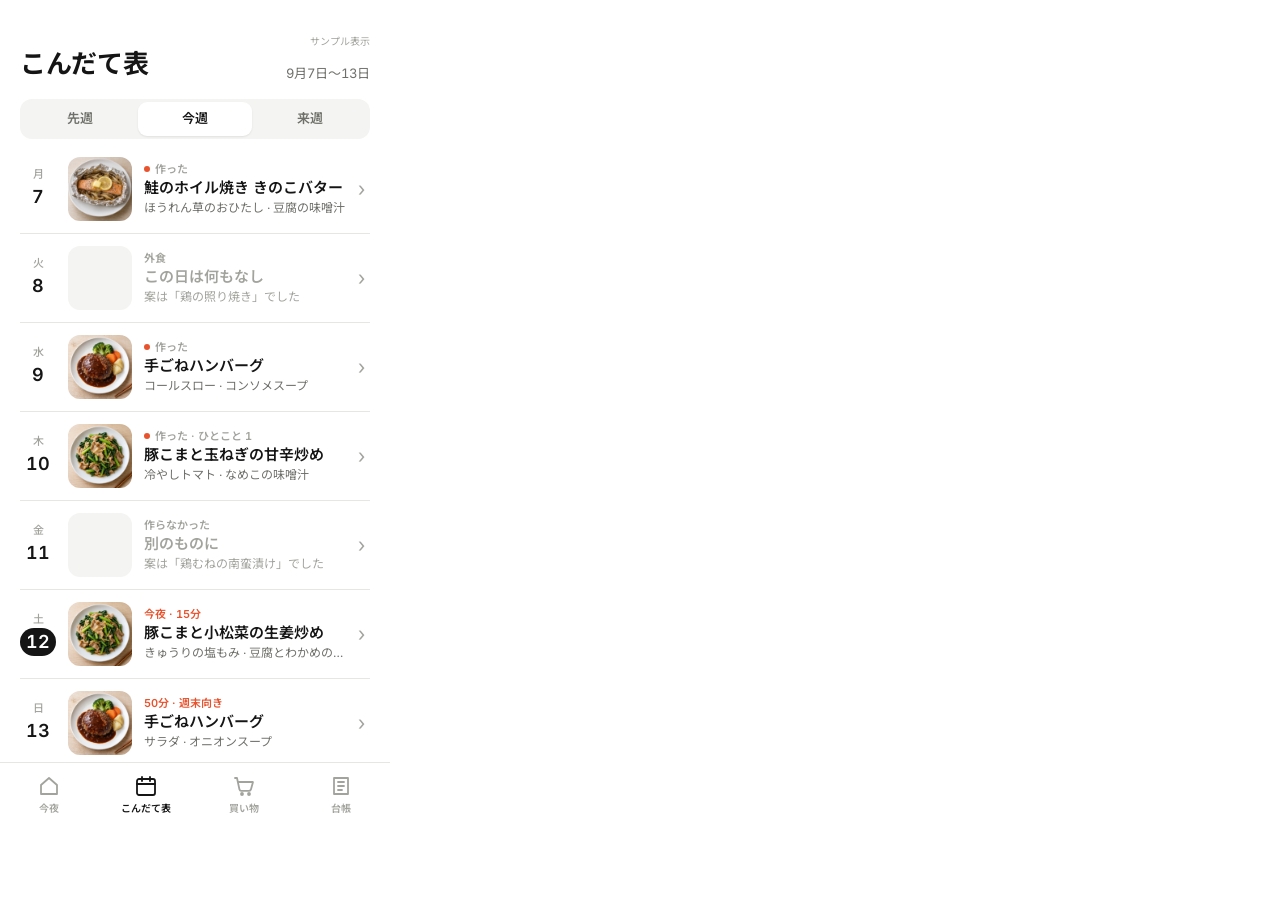
<file: design/d-week.html>
<!doctype html><html lang="ja"><head><meta charset="utf-8"><meta name="viewport" content="width=device-width,initial-scale=1">
<title>だいどこ — こんだて表</title>
<link href="https://fonts.googleapis.com/css2?family=Inter:wght@400;500;600;700&family=Noto+Sans+JP:wght@400;500;700&display=swap" rel="stylesheet">
<style>
:root{--bg:#fff;--sur:#f4f4f2;--line:#e6e6e2;--ink:#151515;--sub:#6f6f6b;--mute:#a3a39e;--acc:#e8532e;--acc-soft:#fdeee9}
*{box-sizing:border-box}html,body{margin:0}
body{width:390px;min-height:844px;background:var(--bg);color:var(--ink);font-family:Inter,"Noto Sans JP","Hiragino Sans","Hiragino Kaku Gothic ProN",Meiryo,sans-serif;font-feature-settings:"tnum";line-height:1.5;position:relative;overflow:hidden;-webkit-font-smoothing:antialiased}
.top{padding:44px 20px 0;display:flex;justify-content:space-between;align-items:flex-end}
h1{margin:0;font-size:26px;font-weight:700;letter-spacing:-.01em}
.top .sub{font-size:13px;color:var(--sub)}
.seg{margin:16px 20px 0;display:flex;background:var(--sur);border-radius:12px;padding:3px}
.seg span{flex:1;text-align:center;font-size:13px;font-weight:600;padding:7px 0;border-radius:9px;color:var(--sub)}
.seg .on{background:#fff;color:var(--ink);box-shadow:0 1px 2px rgba(0,0,0,.08)}
.list{margin:6px 20px 0}
.d{display:flex;gap:12px;padding:12px 0;border-bottom:1px solid var(--line);align-items:center}
.d .cal{flex:0 0 36px;text-align:center}
.d .cal .w{font-size:11px;color:var(--mute);font-weight:500}
.d .cal .n{font-size:18px;font-weight:600;line-height:28px;height:28px;border-radius:14px}
.d.today .cal .n{background:var(--ink);color:#fff}
.d img{flex:0 0 64px;width:64px;height:64px;border-radius:12px;object-fit:cover;background:var(--sur)}
.d .ph{flex:0 0 64px;width:64px;height:64px;border-radius:12px;background:var(--sur)}
.d .b{flex:1;min-width:0}
.d .t{font-size:11px;font-weight:600;color:var(--acc)}
.d .t.done{color:var(--mute)}
.d .t.done:before{content:"";display:inline-block;width:6px;height:6px;border-radius:3px;background:var(--acc);margin-right:5px;vertical-align:1px}
.d .t.none{color:var(--mute)}
.d h4{margin:1px 0 0;font-size:15px;font-weight:600;line-height:1.3;white-space:nowrap;overflow:hidden;text-overflow:ellipsis}
.d .set{font-size:12px;color:var(--sub);margin-top:1px;white-space:nowrap;overflow:hidden;text-overflow:ellipsis}
.d.skip h4,.d.skip .set{color:var(--mute)}
.d .chev{color:var(--mute);font-size:20px;flex:0 0 12px}
.foot{margin:14px 20px 0;font-size:12px;color:var(--mute);line-height:1.6}
.tab{position:absolute;left:0;right:0;bottom:0;height:82px;padding-bottom:18px;border-top:1px solid var(--line);background:#fff;display:flex;justify-content:space-around;align-items:center}
.tab div{display:flex;flex-direction:column;align-items:center;gap:3px;font-size:10px;font-weight:600;color:var(--mute);width:64px}
.tab div.on{color:var(--ink)}
.tab svg{width:24px;height:24px;stroke:currentColor;fill:none;stroke-width:1.8;stroke-linecap:round;stroke-linejoin:round}
.sample{position:absolute;right:20px;top:34px;font-size:10px;color:var(--mute)}
</style></head><body>
<span class="sample">サンプル表示</span>
<div class="top"><h1>こんだて表</h1><span class="sub">9月7日〜13日</span></div>
<div class="seg"><span>先週</span><span class="on">今週</span><span>来週</span></div>
<div class="list">
 <div class="d"><div class="cal"><div class="w">月</div><div class="n">7</div></div><img src="photo-salmon.png" alt=""><div class="b"><div class="t done">作った</div><h4>鮭のホイル焼き きのこバター</h4><div class="set">ほうれん草のおひたし · 豆腐の味噌汁</div></div><span class="chev">›</span></div>
 <div class="d skip"><div class="cal"><div class="w">火</div><div class="n">8</div></div><div class="ph"></div><div class="b"><div class="t none">外食</div><h4>この日は何もなし</h4><div class="set">案は「鶏の照り焼き」でした</div></div><span class="chev">›</span></div>
 <div class="d"><div class="cal"><div class="w">水</div><div class="n">9</div></div><img src="photo-hamburg.png" alt=""><div class="b"><div class="t done">作った</div><h4>手ごねハンバーグ</h4><div class="set">コールスロー · コンソメスープ</div></div><span class="chev">›</span></div>
 <div class="d"><div class="cal"><div class="w">木</div><div class="n">10</div></div><img src="photo-pork.png" alt=""><div class="b"><div class="t done">作った · ひとこと 1</div><h4>豚こまと玉ねぎの甘辛炒め</h4><div class="set">冷やしトマト · なめこの味噌汁</div></div><span class="chev">›</span></div>
 <div class="d skip"><div class="cal"><div class="w">金</div><div class="n">11</div></div><div class="ph"></div><div class="b"><div class="t none">作らなかった</div><h4>別のものに</h4><div class="set">案は「鶏むねの南蛮漬け」でした</div></div><span class="chev">›</span></div>
 <div class="d today"><div class="cal"><div class="w">土</div><div class="n">12</div></div><img src="photo-pork.png" alt=""><div class="b"><div class="t">今夜 · 15分</div><h4>豚こまと小松菜の生姜炒め</h4><div class="set">きゅうりの塩もみ · 豆腐とわかめの味噌汁</div></div><span class="chev">›</span></div>
 <div class="d"><div class="cal"><div class="w">日</div><div class="n">13</div></div><img src="photo-hamburg.png" alt=""><div class="b"><div class="t">50分 · 週末向き</div><h4>手ごねハンバーグ</h4><div class="set">サラダ · オニオンスープ</div></div><span class="chev">›</span></div>
</div>
<div class="foot">来週分は金曜の夜に出ます。作らなかった日はそのまま。何も操作しなくて大丈夫です。</div>
<nav class="tab">
 <div><svg viewBox="0 0 24 24"><path d="M4 11l8-7 8 7v9H4z"/></svg>今夜</div>
 <div class="on"><svg viewBox="0 0 24 24"><rect x="3" y="5" width="18" height="16" rx="2"/><path d="M3 10h18M8 3v4M16 3v4"/></svg>こんだて表</div>
 <div><svg viewBox="0 0 24 24"><path d="M3 4h2l2.4 11.2a2 2 0 0 0 2 1.6h7.6a2 2 0 0 0 2-1.5L21 8H6.2"/><circle cx="10" cy="20" r="1"/><circle cx="17" cy="20" r="1"/></svg>買い物</div>
 <div><svg viewBox="0 0 24 24"><path d="M5 4h14v16H5z"/><path d="M9 8h6M9 12h6M9 16h4"/></svg>台帳</div>
</nav>
</body></html>
</file>
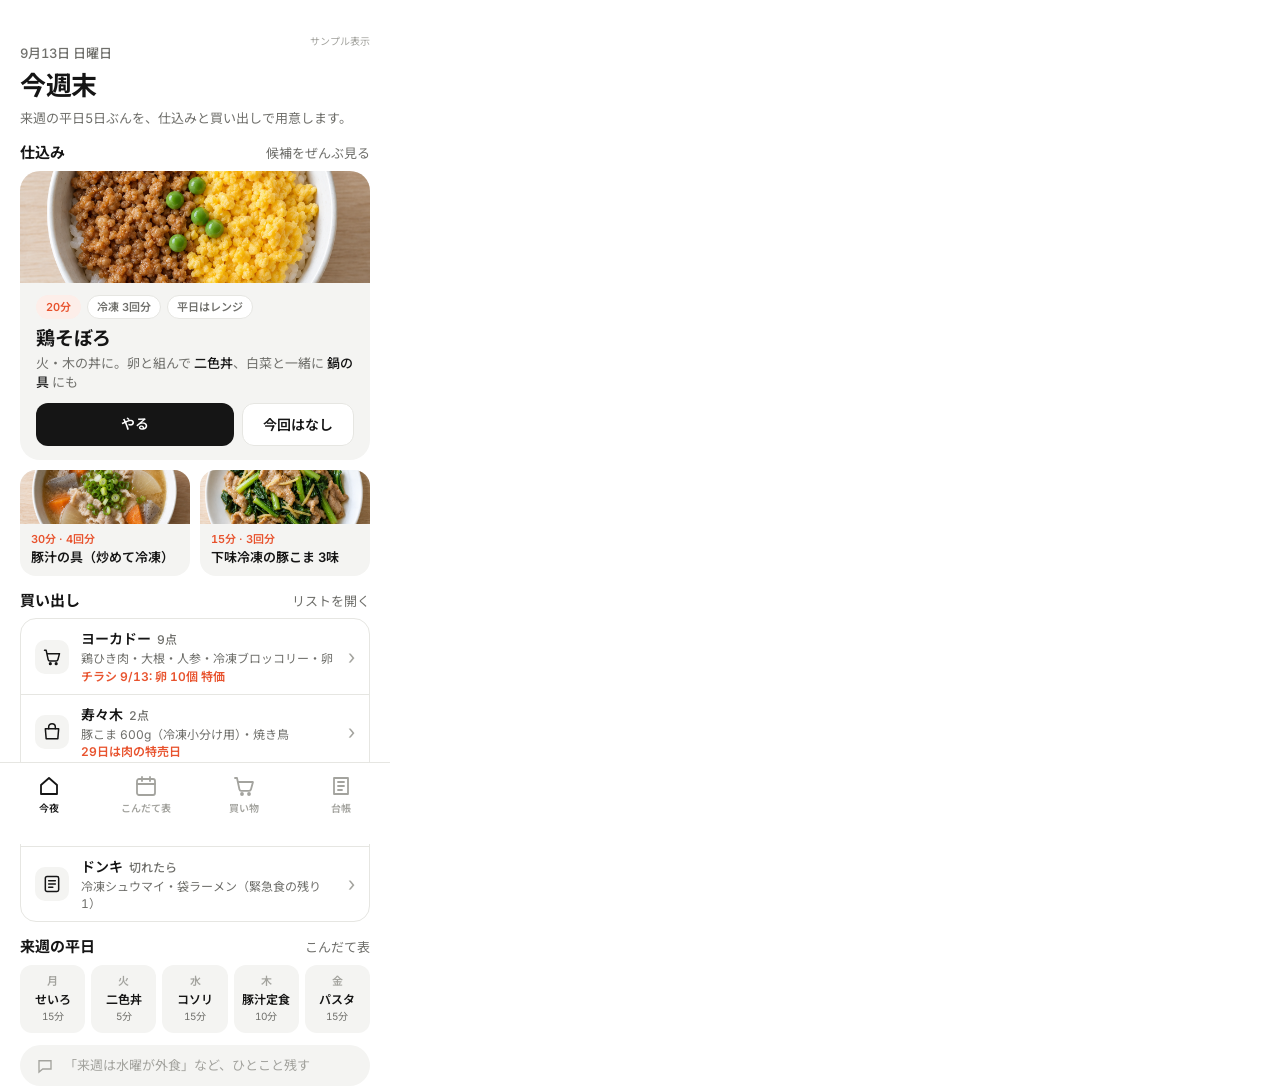
<file: design/d-weekend.html>
<!doctype html><html lang="ja"><head><meta charset="utf-8"><meta name="viewport" content="width=device-width,initial-scale=1">
<title>だいどこ — 今週末</title>
<link href="https://fonts.googleapis.com/css2?family=Inter:wght@400;500;600;700&family=Noto+Sans+JP:wght@400;500;700&display=swap" rel="stylesheet">
<style>
:root{--bg:#fff;--sur:#f4f4f2;--line:#e6e6e2;--ink:#151515;--sub:#6f6f6b;--mute:#a3a39e;--acc:#e8532e;--acc-soft:#fdeee9}
*{box-sizing:border-box}html,body{margin:0}
body{width:390px;height:844px;background:var(--bg);color:var(--ink);font-family:Inter,"Noto Sans JP","Hiragino Sans","Hiragino Kaku Gothic ProN",Meiryo,sans-serif;font-feature-settings:"tnum";line-height:1.5;position:relative;overflow:hidden;-webkit-font-smoothing:antialiased}
.top{padding:44px 20px 0}
.date{font-size:13px;color:var(--sub);font-weight:500}
h1{margin:2px 0 0;font-size:26px;font-weight:700;letter-spacing:-.01em}
.lead{margin:4px 20px 0;font-size:13px;color:var(--sub)}
.sec{display:flex;justify-content:space-between;align-items:baseline;margin:14px 20px 6px}
.sec h3{margin:0;font-size:15px;font-weight:700}.sec a{font-size:13px;color:var(--sub)}
.hero{margin:0 20px;border-radius:20px;overflow:hidden;background:var(--sur)}
.hero img{display:block;width:100%;height:112px;object-fit:cover}
.hero .body{padding:12px 16px 14px}
.chips{display:flex;gap:6px;flex-wrap:wrap}
.chip{font-size:11px;font-weight:600;padding:3px 9px;border-radius:999px;background:#fff;border:1px solid var(--line);color:var(--sub)}
.chip.acc{background:var(--acc-soft);border-color:transparent;color:var(--acc)}
.hero h2{margin:8px 0 2px;font-size:19px;font-weight:700;line-height:1.3;letter-spacing:-.01em}
.hero .set{font-size:13px;color:var(--sub)}
.hero .set b{color:var(--ink);font-weight:500}
.row{display:flex;gap:8px;margin-top:10px}
.btn{flex:1;text-align:center;font-size:14px;font-weight:600;padding:10px 0;border-radius:12px;background:var(--ink);color:#fff}
.btn.ghost{background:#fff;color:var(--ink);border:1px solid var(--line);flex:0 0 112px}
.alts{display:flex;gap:10px;padding:0 20px;margin-top:10px}
.alt{flex:1;border-radius:16px;overflow:hidden;background:var(--sur)}
.alt img{display:block;width:100%;height:54px;object-fit:cover}
.alt .b{padding:7px 11px 9px}
.alt .t{font-size:11px;font-weight:600;color:var(--acc)}
.alt h4{margin:2px 0 0;font-size:13px;font-weight:600;line-height:1.35}
.stores{margin:0 20px;border:1px solid var(--line);border-radius:16px;overflow:hidden}
.st{display:flex;align-items:center;gap:12px;padding:9px 14px;border-bottom:1px solid var(--line)}
.st:last-child{border-bottom:0}
.st .ico{flex:0 0 34px;height:34px;border-radius:10px;background:var(--sur);display:flex;align-items:center;justify-content:center}
.st .ico svg{width:20px;height:20px;stroke:var(--ink);fill:none;stroke-width:1.8;stroke-linecap:round;stroke-linejoin:round}
.st .k{font-size:14px;font-weight:600}.st .k span{font-weight:500;color:var(--sub);font-size:12px;margin-left:6px}
.st .v{font-size:12px;color:var(--sub);margin-top:1px;line-height:1.45}
.st .v b{display:block}
.st .v b{color:var(--acc);font-weight:600}
.st .chev{margin-left:auto;color:var(--mute);font-size:20px}
.week{display:flex;gap:6px;padding:0 20px}
.wd{flex:1;background:var(--sur);border-radius:12px;padding:8px 6px 9px;text-align:center}
.wd .d{font-size:11px;color:var(--mute);font-weight:600}
.wd .n{font-size:12px;font-weight:600;line-height:1.3;margin-top:3px}
.wd .m{font-size:10px;color:var(--sub);margin-top:1px}
.note{margin:12px 20px 0;display:flex;align-items:center;gap:10px;background:var(--sur);border-radius:999px;padding:11px 16px;font-size:13px;color:var(--mute)}
.tab{position:absolute;left:0;right:0;bottom:0;height:82px;padding-bottom:18px;border-top:1px solid var(--line);background:#fff;display:flex;justify-content:space-around;align-items:center}
.tab div{display:flex;flex-direction:column;align-items:center;gap:3px;font-size:10px;font-weight:600;color:var(--mute);width:64px}
.tab div.on{color:var(--ink)}
.tab svg{width:24px;height:24px;stroke:currentColor;fill:none;stroke-width:1.8;stroke-linecap:round;stroke-linejoin:round}
.sample{position:absolute;right:20px;top:34px;font-size:10px;color:var(--mute)}
</style></head><body>
<span class="sample">サンプル表示</span>
<div class="top"><div class="date">9月13日 日曜日</div><h1>今週末</h1></div>
<div class="lead">来週の平日5日ぶんを、仕込みと買い出しで用意します。</div>

<div class="sec"><h3>仕込み</h3><a>候補をぜんぶ見る</a></div>
<div class="hero"><img src="photo-soboro.png" alt=""><div class="body">
 <div class="chips"><span class="chip acc">20分</span><span class="chip">冷凍 3回分</span><span class="chip">平日はレンジ</span></div>
 <h2>鶏そぼろ</h2>
 <div class="set">火・木の丼に。卵と組んで <b>二色丼</b>、白菜と一緒に <b>鍋の具</b> にも</div>
 <div class="row"><div class="btn">やる</div><div class="btn ghost">今回はなし</div></div>
</div></div>
<div class="alts">
 <div class="alt"><img src="photo-tonjiru.png" alt=""><div class="b"><div class="t">30分 · 4回分</div><h4>豚汁の具（炒めて冷凍）</h4></div></div>
 <div class="alt"><img src="photo-pork.png" alt=""><div class="b"><div class="t">15分 · 3回分</div><h4>下味冷凍の豚こま 3味</h4></div></div>
</div>

<div class="sec"><h3>買い出し</h3><a>リストを開く</a></div>
<div class="stores">
 <div class="st"><div class="ico"><svg viewBox="0 0 24 24"><path d="M3 4h2l2.4 11.2a2 2 0 0 0 2 1.6h7.6a2 2 0 0 0 2-1.5L21 8H6.2"/><circle cx="10" cy="20" r="1"/><circle cx="17" cy="20" r="1"/></svg></div><div><div class="k">ヨーカドー<span>9点</span></div><div class="v">鶏ひき肉・大根・人参・冷凍ブロッコリー・卵<b>チラシ 9/13: 卵 10個 特価</b></div></div><span class="chev">›</span></div>
 <div class="st"><div class="ico"><svg viewBox="0 0 24 24"><path d="M4 8h16l-1 12H5z"/><path d="M8 8V6a4 4 0 0 1 8 0v2"/></svg></div><div><div class="k">寿々木<span>2点</span></div><div class="v">豚こま 600g（冷凍小分け用）・焼き鳥<b>29日は肉の特売日</b></div></div><span class="chev">›</span></div>
 <div class="st"><div class="ico"><svg viewBox="0 0 24 24"><path d="M3 12c4-6 14-6 18 0-4 6-14 6-18 0z"/><circle cx="15" cy="12" r="1"/></svg></div><div><div class="k">魚勝<span>今夜用</span></div><div class="v">本鮪切り落とし 650円 · 刺身盛り 1,580円〜<b>Instagram 9/12 の投稿より</b></div></div><span class="chev">›</span></div>
 <div class="st"><div class="ico"><svg viewBox="0 0 24 24"><rect x="4" y="3" width="16" height="18" rx="2"/><path d="M8 8h8M8 12h8M8 16h5"/></svg></div><div><div class="k">ドンキ<span>切れたら</span></div><div class="v">冷凍シュウマイ・袋ラーメン（緊急食の残り 1）</div></div><span class="chev">›</span></div>
</div>

<div class="sec"><h3>来週の平日</h3><a>こんだて表</a></div>
<div class="week">
 <div class="wd"><div class="d">月</div><div class="n">せいろ</div><div class="m">15分</div></div>
 <div class="wd"><div class="d">火</div><div class="n">二色丼</div><div class="m">5分</div></div>
 <div class="wd"><div class="d">水</div><div class="n">コソリ</div><div class="m">15分</div></div>
 <div class="wd"><div class="d">木</div><div class="n">豚汁定食</div><div class="m">10分</div></div>
 <div class="wd"><div class="d">金</div><div class="n">パスタ</div><div class="m">15分</div></div>
</div>
<div class="note"><svg width="18" height="18" viewBox="0 0 24 24" fill="none" stroke="#a3a39e" stroke-width="1.8" stroke-linecap="round"><path d="M4 5h16v11H9l-5 4z"/></svg>「来週は水曜が外食」など、ひとこと残す</div>

<nav class="tab">
 <div class="on"><svg viewBox="0 0 24 24"><path d="M4 11l8-7 8 7v9H4z"/></svg>今夜</div>
 <div><svg viewBox="0 0 24 24"><rect x="3" y="5" width="18" height="16" rx="2"/><path d="M3 10h18M8 3v4M16 3v4"/></svg>こんだて表</div>
 <div><svg viewBox="0 0 24 24"><path d="M3 4h2l2.4 11.2a2 2 0 0 0 2 1.6h7.6a2 2 0 0 0 2-1.5L21 8H6.2"/><circle cx="10" cy="20" r="1"/><circle cx="17" cy="20" r="1"/></svg>買い物</div>
 <div><svg viewBox="0 0 24 24"><path d="M5 4h14v16H5z"/><path d="M9 8h6M9 12h6M9 16h4"/></svg>台帳</div>
</nav>
</body></html>
</file>
